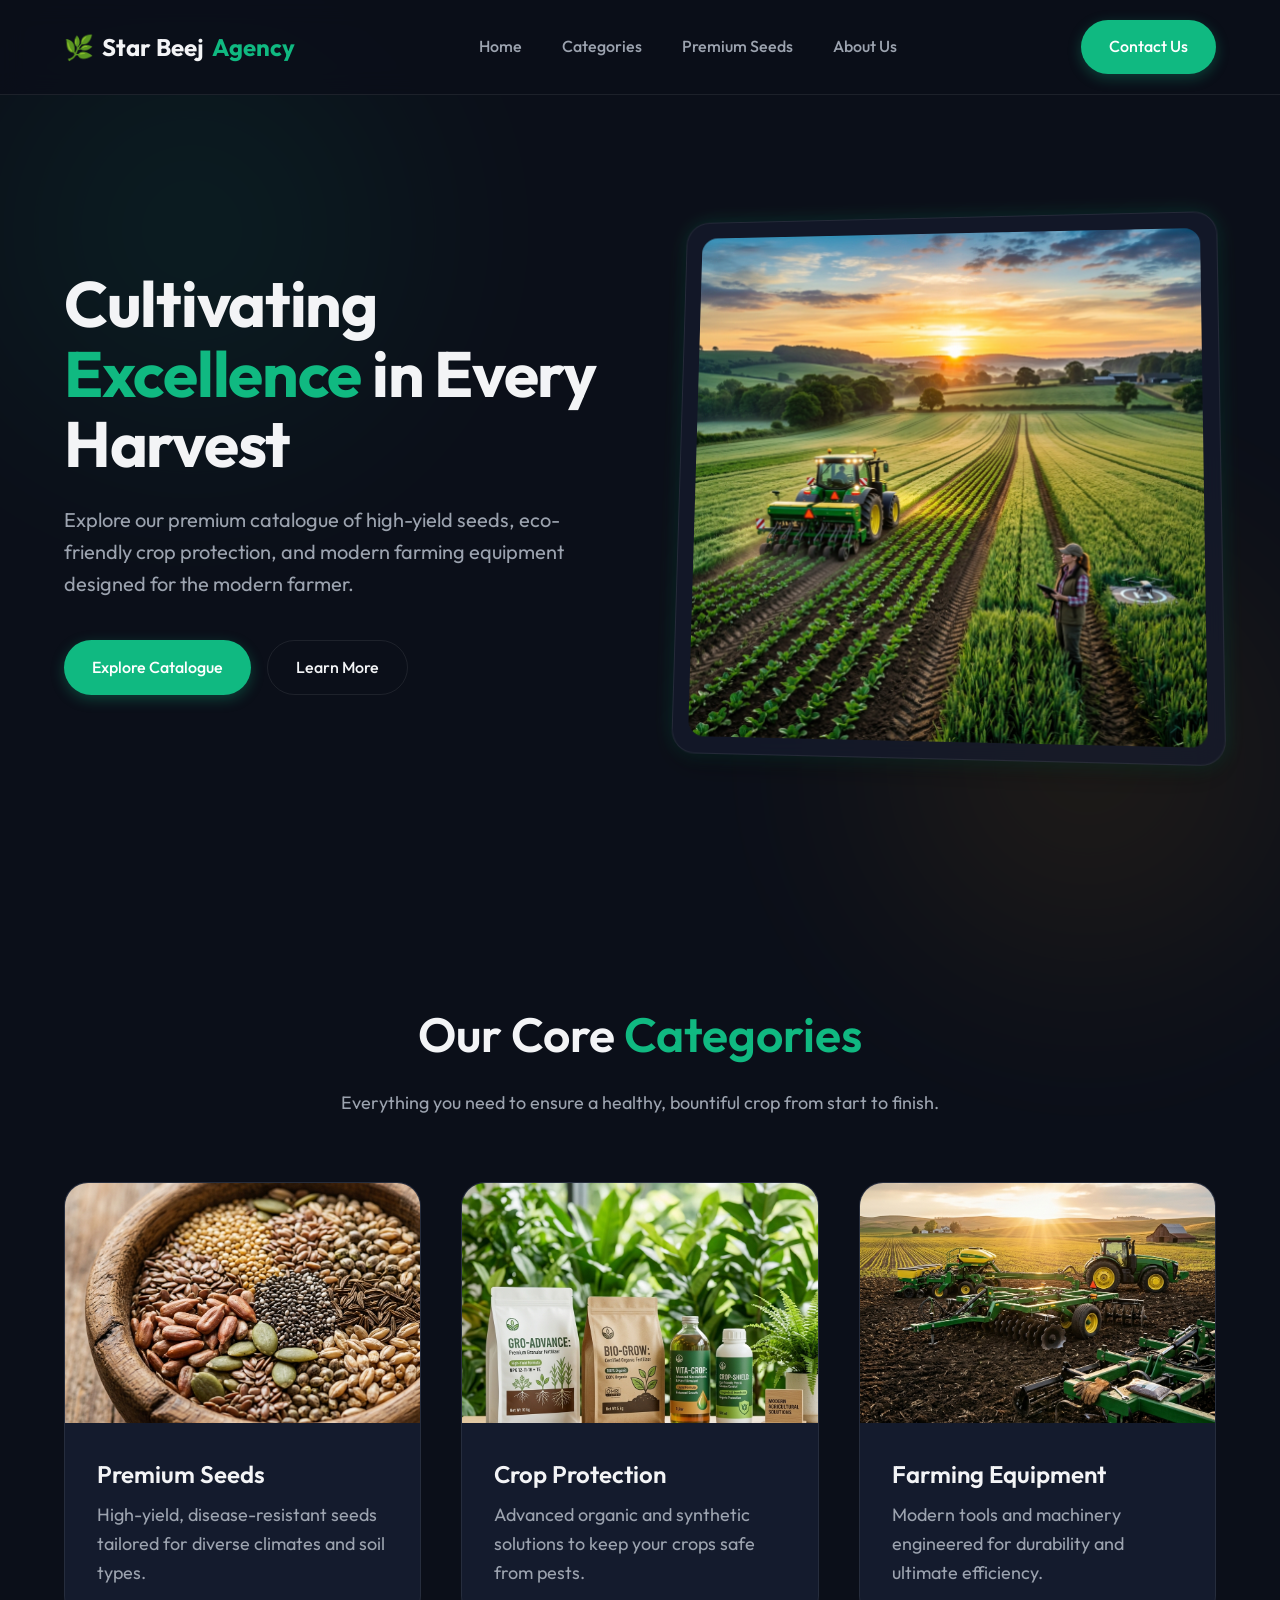
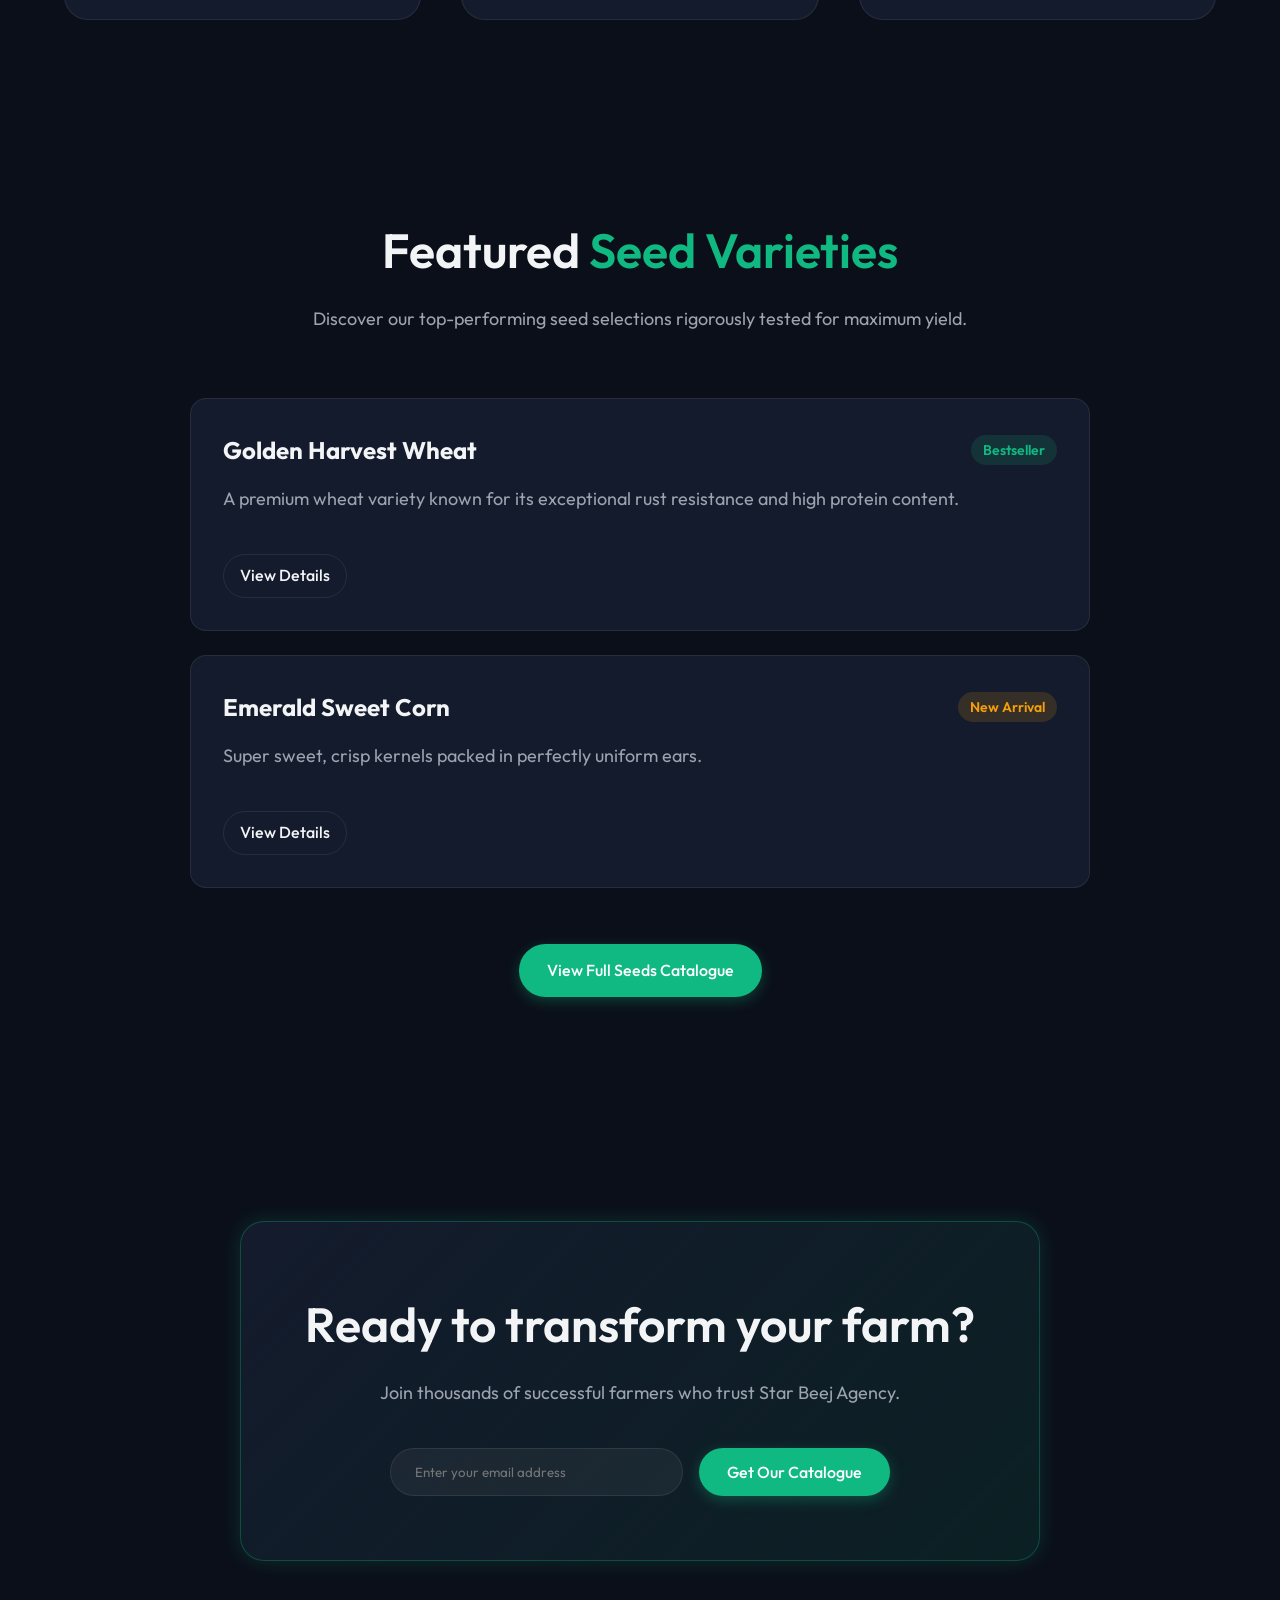
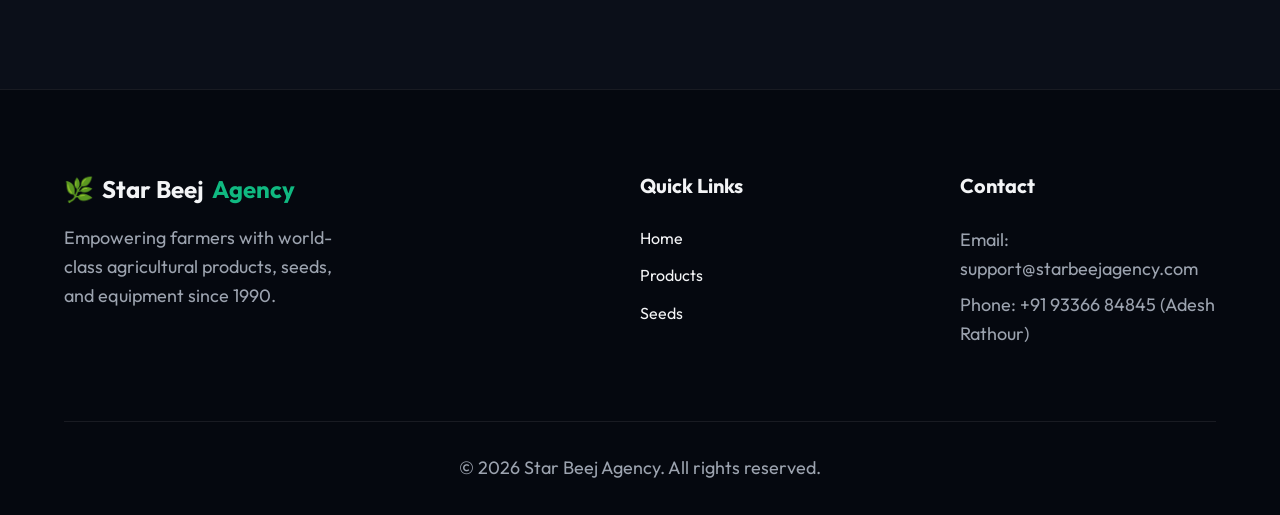
<file: index.html>
<!DOCTYPE html>
<html lang="en">
<head>
    <meta charset="UTF-8">
    <meta name="viewport" content="width=device-width, initial-scale=1.0">
    <title>Star Beej Agency - Premium Agriculture Catalogue</title>
    <meta name="description" content="Discover premium seeds, effective pesticides, and high-end farming equipment at Star Beej Agency. Empowering farmers with quality.">
    <link rel="preconnect" href="https://fonts.googleapis.com">
    <link rel="preconnect" href="https://fonts.gstatic.com" crossorigin>
    <link href="https://fonts.googleapis.com/css2?family=Outfit:wght@300;400;500;600;700&display=swap" rel="stylesheet">
    <link rel="stylesheet" href="style.css">
</head>
<body>
    <!-- Navbar -->
    <nav class="navbar">
        <div class="logo">
            <span class="logo-icon">🌿</span> Star Beej <span>Agency</span>
        </div>
        <ul class="nav-links">
            <li><a href="index.html" class="active">Home</a></li>
            <li><a href="categories.html">Categories</a></li>
            <li><a href="seeds.html">Premium Seeds</a></li>
            <li><a href="about.html">About Us</a></li>
        </ul>
        <a href="contact.html" class="btn-primary">Contact Us</a>
    </nav>

    <!-- Hero Section -->
    <header id="home" class="hero">
        <div class="hero-content">
            <h1>Cultivating <span class="highlight">Excellence</span> in Every Harvest</h1>
            <p>Explore our premium catalogue of high-yield seeds, eco-friendly crop protection, and modern farming equipment designed for the modern farmer.</p>
            <div class="hero-buttons">
                <a href="categories.html" class="btn-primary">Explore Catalogue</a>
                <a href="about.html" class="btn-secondary">Learn More</a>
            </div>
        </div>
        <div class="hero-image-wrapper">
            <div class="glass-panel">
                <img src="assets/images/hero.png" alt="Lush green agricultural field at sunrise" class="hero-image">
            </div>
        </div>
    </header>

    <!-- Categories Section -->
    <section id="categories" class="categories-section">
        <div class="section-header">
            <h2>Our Core <span class="highlight">Categories</span></h2>
            <p>Everything you need to ensure a healthy, bountiful crop from start to finish.</p>
        </div>
        
        <div class="category-grid">
            <div class="category-card" onclick="window.location.href='seeds.html'" style="cursor: pointer;">
                <div class="card-img-container">
                    <img src="assets/images/seeds.png" alt="Premium Seeds">
                </div>
                <div class="card-content">
                    <h3>Premium Seeds</h3>
                    <p>High-yield, disease-resistant seeds tailored for diverse climates and soil types.</p>
                </div>
            </div>
            
            <div class="category-card" onclick="window.location.href='pesticides.html'" style="cursor: pointer;">
                <div class="card-img-container">
                    <img src="assets/images/pesticides.png" alt="Crop Protection">
                </div>
                <div class="card-content">
                    <h3>Crop Protection</h3>
                    <p>Advanced organic and synthetic solutions to keep your crops safe from pests.</p>
                </div>
            </div>
            
            <div class="category-card" onclick="window.location.href='equipment.html'" style="cursor: pointer;">
                <div class="card-img-container">
                    <img src="assets/images/tools.png" alt="Farming Equipment">
                </div>
                <div class="card-content">
                    <h3>Farming Equipment</h3>
                    <p>Modern tools and machinery engineered for durability and ultimate efficiency.</p>
                </div>
            </div>
        </div>
    </section>

    <!-- Featured Seeds Catalogue Preview -->
    <section id="seeds" class="seeds-catalogue">
        <div class="section-header">
            <h2>Featured <span class="highlight">Seed Varieties</span></h2>
            <p>Discover our top-performing seed selections rigorously tested for maximum yield.</p>
        </div>

        <div class="catalogue-list">
            <div class="catalogue-item">
                <div class="item-info">
                    <div class="item-header">
                        <h4>Golden Harvest Wheat</h4>
                        <span class="badge">Bestseller</span>
                    </div>
                    <p>A premium wheat variety known for its exceptional rust resistance and high protein content.</p>
                    <a href="seeds.html" class="btn-secondary" style="margin-top: 1rem; padding: 0.5rem 1rem;">View Details</a>
                </div>
            </div>

            <div class="catalogue-item">
                <div class="item-info">
                    <div class="item-header">
                        <h4>Emerald Sweet Corn</h4>
                        <span class="badge new">New Arrival</span>
                    </div>
                    <p>Super sweet, crisp kernels packed in perfectly uniform ears.</p>
                    <a href="seeds.html" class="btn-secondary" style="margin-top: 1rem; padding: 0.5rem 1rem;">View Details</a>
                </div>
            </div>
            
            <div style="text-align: center; margin-top: 2rem;">
                <a href="seeds.html" class="btn-primary">View Full Seeds Catalogue</a>
            </div>
        </div>
    </section>

    <!-- Newsletter/CTA -->
    <section class="cta-section">
        <div class="cta-content">
            <h2>Ready to transform your farm?</h2>
            <p>Join thousands of successful farmers who trust Star Beej Agency.</p>
            <div class="cta-form">
                <input type="email" placeholder="Enter your email address" />
                <button class="btn-primary">Get Our Catalogue</button>
            </div>
        </div>
    </section>

    <!-- Footer -->
    <footer>
        <div class="footer-content">
            <div class="footer-brand">
                <div class="logo">
                    <span class="logo-icon">🌿</span> Star Beej <span>Agency</span>
                </div>
                <p>Empowering farmers with world-class agricultural products, seeds, and equipment since 1990.</p>
            </div>
            <div class="footer-links">
                <h4>Quick Links</h4>
                <ul>
                    <li><a href="index.html">Home</a></li>
                    <li><a href="categories.html">Products</a></li>
                    <li><a href="seeds.html">Seeds</a></li>
                </ul>
            </div>
            <div class="footer-contact">
                <h4>Contact</h4>
                <p>Email: support@starbeejagency.com</p>
                <p>Phone: +91 93366 84845 (Adesh Rathour)</p>
            </div>
        </div>
        <div class="footer-bottom">
            <p>&copy; 2026 Star Beej Agency. All rights reserved.</p>
        </div>
    </footer>

    <script src="script.js"></script>
</body>
</html>
</file>
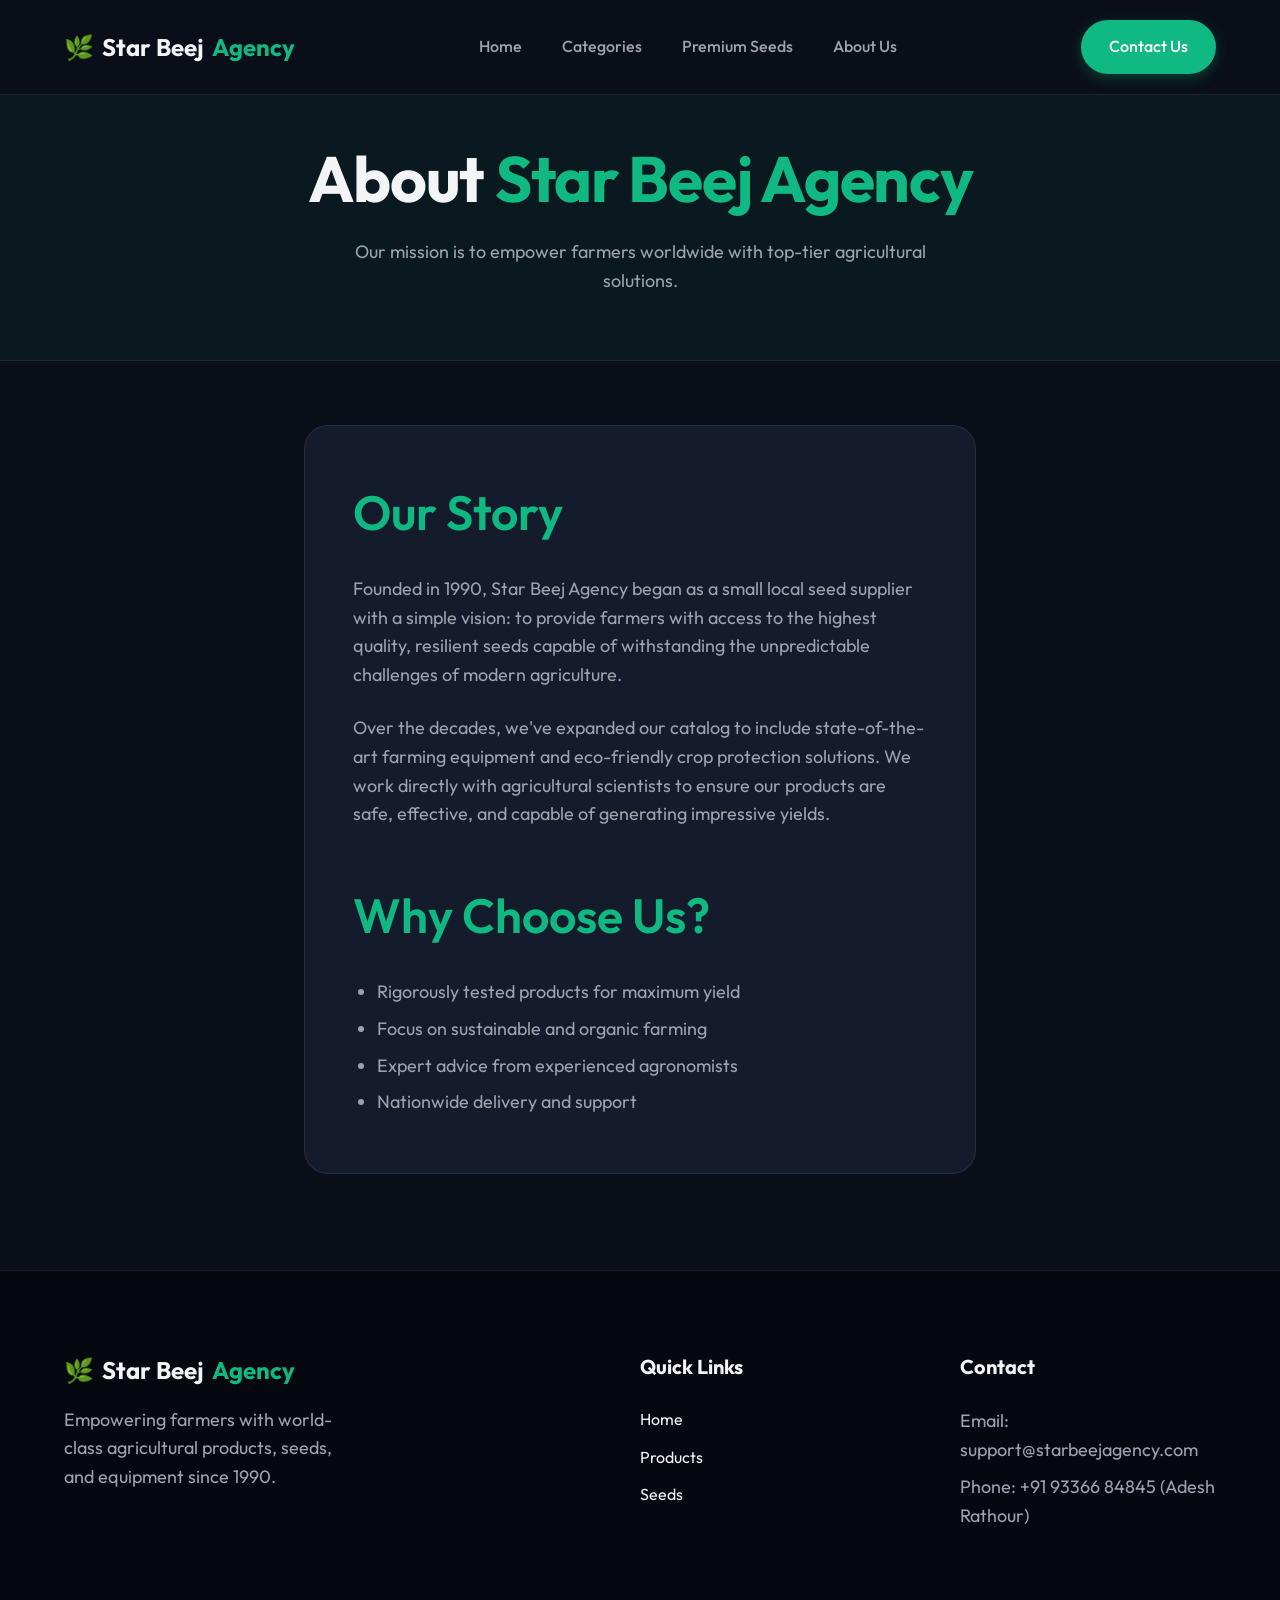
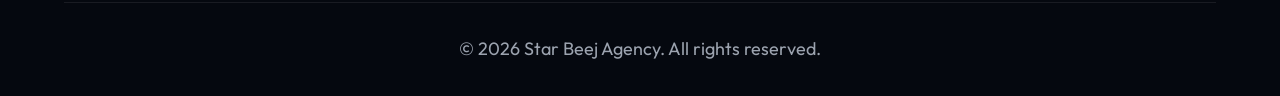
<file: about.html>
<!DOCTYPE html>
<html lang="en">
<head>
    <meta charset="UTF-8">
    <meta name="viewport" content="width=device-width, initial-scale=1.0">
    <title>About Us - Star Beej Agency</title>
    <link rel="preconnect" href="https://fonts.googleapis.com">
    <link rel="preconnect" href="https://fonts.gstatic.com" crossorigin>
    <link href="https://fonts.googleapis.com/css2?family=Outfit:wght@300;400;500;600;700&display=swap" rel="stylesheet">
    <link rel="stylesheet" href="style.css">
</head>
<body>
    <!-- Navbar -->
    <nav class="navbar">
        <div class="logo">
            <span class="logo-icon">🌿</span> Star Beej <span>Agency</span>
        </div>
        <ul class="nav-links">
            <li><a href="index.html">Home</a></li>
            <li><a href="categories.html">Categories</a></li>
            <li><a href="seeds.html">Premium Seeds</a></li>
            <li><a href="about.html" class="active">About Us</a></li>
        </ul>
        <a href="contact.html" class="btn-primary">Contact Us</a>
    </nav>

    <!-- Page Header -->
    <header class="page-header" style="margin-top: 80px; padding: 4rem 5%; text-align: center; background: rgba(16, 185, 129, 0.05); border-bottom: 1px solid var(--border-color);">
        <h1>About <span class="highlight">Star Beej Agency</span></h1>
        <p style="max-width: 600px; margin: 0 auto;">Our mission is to empower farmers worldwide with top-tier agricultural solutions.</p>
    </header>

    <!-- About Section -->
    <section style="max-width: 800px; margin: 0 auto; padding-top: 4rem;">
        <div style="background: var(--bg-card); padding: 3rem; border-radius: var(--radius-lg); border: 1px solid var(--border-color);">
            <h2 style="color: var(--primary); margin-bottom: 1.5rem;">Our Story</h2>
            <p style="margin-bottom: 1.5rem;">Founded in 1990, Star Beej Agency began as a small local seed supplier with a simple vision: to provide farmers with access to the highest quality, resilient seeds capable of withstanding the unpredictable challenges of modern agriculture.</p>
            <p style="margin-bottom: 1.5rem;">Over the decades, we've expanded our catalog to include state-of-the-art farming equipment and eco-friendly crop protection solutions. We work directly with agricultural scientists to ensure our products are safe, effective, and capable of generating impressive yields.</p>
            <h2 style="color: var(--primary); margin-bottom: 1.5rem; margin-top: 3rem;">Why Choose Us?</h2>
            <ul style="list-style-type: disc; padding-left: 1.5rem; color: var(--text-muted); font-size: 1.125rem;">
                <li style="margin-bottom: 0.5rem;">Rigorously tested products for maximum yield</li>
                <li style="margin-bottom: 0.5rem;">Focus on sustainable and organic farming</li>
                <li style="margin-bottom: 0.5rem;">Expert advice from experienced agronomists</li>
                <li style="margin-bottom: 0.5rem;">Nationwide delivery and support</li>
            </ul>
        </div>
    </section>

    <!-- Footer -->
    <footer>
        <div class="footer-content">
            <div class="footer-brand">
                <div class="logo">
                    <span class="logo-icon">🌿</span> Star Beej <span>Agency</span>
                </div>
                <p>Empowering farmers with world-class agricultural products, seeds, and equipment since 1990.</p>
            </div>
            <div class="footer-links">
                <h4>Quick Links</h4>
                <ul>
                    <li><a href="index.html">Home</a></li>
                    <li><a href="categories.html">Products</a></li>
                    <li><a href="seeds.html">Seeds</a></li>
                </ul>
            </div>
            <div class="footer-contact">
                <h4>Contact</h4>
                <p>Email: support@starbeejagency.com</p>
                <p>Phone: +91 93366 84845 (Adesh Rathour)</p>
            </div>
        </div>
        <div class="footer-bottom">
            <p>&copy; 2026 Star Beej Agency. All rights reserved.</p>
        </div>
    </footer>

    <script src="script.js"></script>
</body>
</html>
</file>
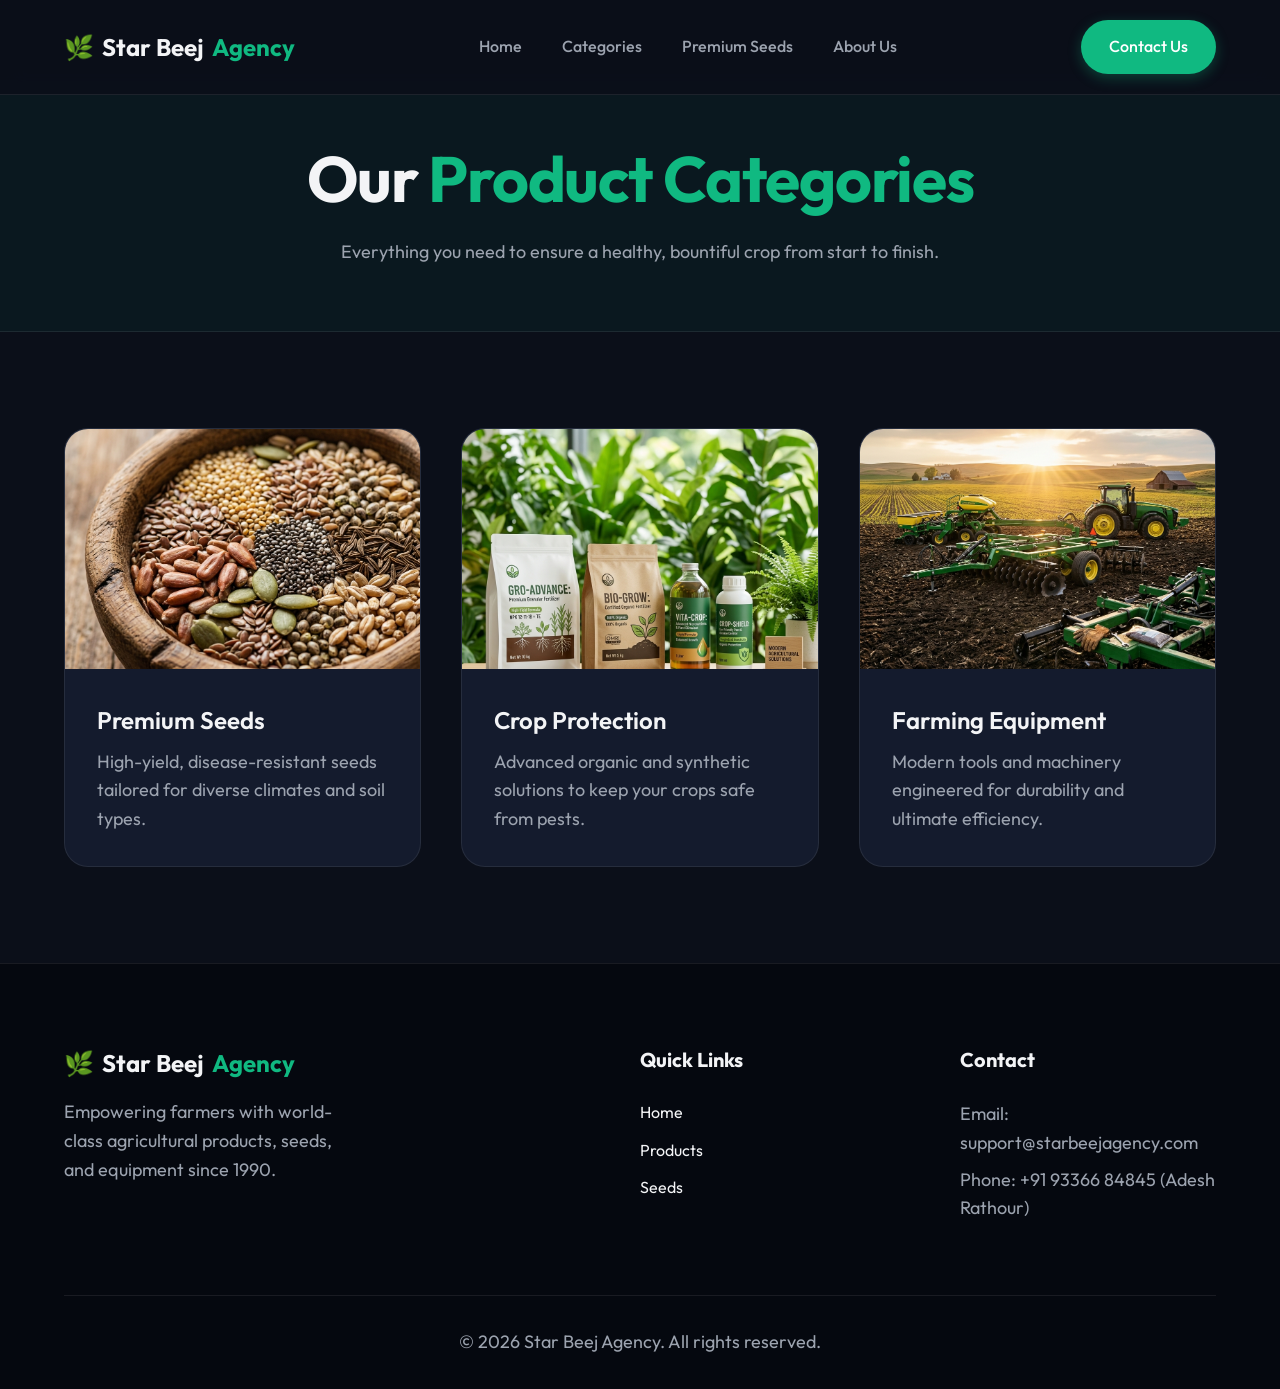
<file: categories.html>
<!DOCTYPE html>
<html lang="en">
<head>
    <meta charset="UTF-8">
    <meta name="viewport" content="width=device-width, initial-scale=1.0">
    <title>Categories - Star Beej Agency</title>
    <link rel="preconnect" href="https://fonts.googleapis.com">
    <link rel="preconnect" href="https://fonts.gstatic.com" crossorigin>
    <link href="https://fonts.googleapis.com/css2?family=Outfit:wght@300;400;500;600;700&display=swap" rel="stylesheet">
    <link rel="stylesheet" href="style.css">
</head>
<body>
    <!-- Navbar -->
    <nav class="navbar">
        <div class="logo">
            <span class="logo-icon">🌿</span> Star Beej <span>Agency</span>
        </div>
        <ul class="nav-links">
            <li><a href="index.html">Home</a></li>
            <li><a href="categories.html" class="active">Categories</a></li>
            <li><a href="seeds.html">Premium Seeds</a></li>
            <li><a href="about.html">About Us</a></li>
        </ul>
        <a href="contact.html" class="btn-primary">Contact Us</a>
    </nav>

    <!-- Page Header -->
    <header class="page-header" style="margin-top: 80px; padding: 4rem 5%; text-align: center; background: rgba(16, 185, 129, 0.05); border-bottom: 1px solid var(--border-color);">
        <h1>Our <span class="highlight">Product Categories</span></h1>
        <p style="max-width: 600px; margin: 0 auto;">Everything you need to ensure a healthy, bountiful crop from start to finish.</p>
    </header>

    <!-- Categories Section -->
    <section class="categories-section">
        <div class="category-grid">
            <div class="category-card" onclick="window.location.href='seeds.html'" style="cursor: pointer;">
                <div class="card-img-container">
                    <img src="assets/images/seeds.png" alt="Premium Seeds">
                </div>
                <div class="card-content">
                    <h3>Premium Seeds</h3>
                    <p>High-yield, disease-resistant seeds tailored for diverse climates and soil types.</p>
                </div>
            </div>
            
            <div class="category-card" onclick="window.location.href='pesticides.html'" style="cursor: pointer;">
                <div class="card-img-container">
                    <img src="assets/images/pesticides.png" alt="Crop Protection">
                </div>
                <div class="card-content">
                    <h3>Crop Protection</h3>
                    <p>Advanced organic and synthetic solutions to keep your crops safe from pests.</p>
                </div>
            </div>
            
            <div class="category-card" onclick="window.location.href='equipment.html'" style="cursor: pointer;">
                <div class="card-img-container">
                    <img src="assets/images/tools.png" alt="Farming Equipment">
                </div>
                <div class="card-content">
                    <h3>Farming Equipment</h3>
                    <p>Modern tools and machinery engineered for durability and ultimate efficiency.</p>
                </div>
            </div>
        </div>
    </section>

    <!-- Footer -->
    <footer>
        <div class="footer-content">
            <div class="footer-brand">
                <div class="logo">
                    <span class="logo-icon">🌿</span> Star Beej <span>Agency</span>
                </div>
                <p>Empowering farmers with world-class agricultural products, seeds, and equipment since 1990.</p>
            </div>
            <div class="footer-links">
                <h4>Quick Links</h4>
                <ul>
                    <li><a href="index.html">Home</a></li>
                    <li><a href="categories.html">Products</a></li>
                    <li><a href="seeds.html">Seeds</a></li>
                </ul>
            </div>
            <div class="footer-contact">
                <h4>Contact</h4>
                <p>Email: support@starbeejagency.com</p>
                <p>Phone: +91 93366 84845 (Adesh Rathour)</p>
            </div>
        </div>
        <div class="footer-bottom">
            <p>&copy; 2026 Star Beej Agency. All rights reserved.</p>
        </div>
    </footer>

    <script src="script.js"></script>
</body>
</html>
</file>
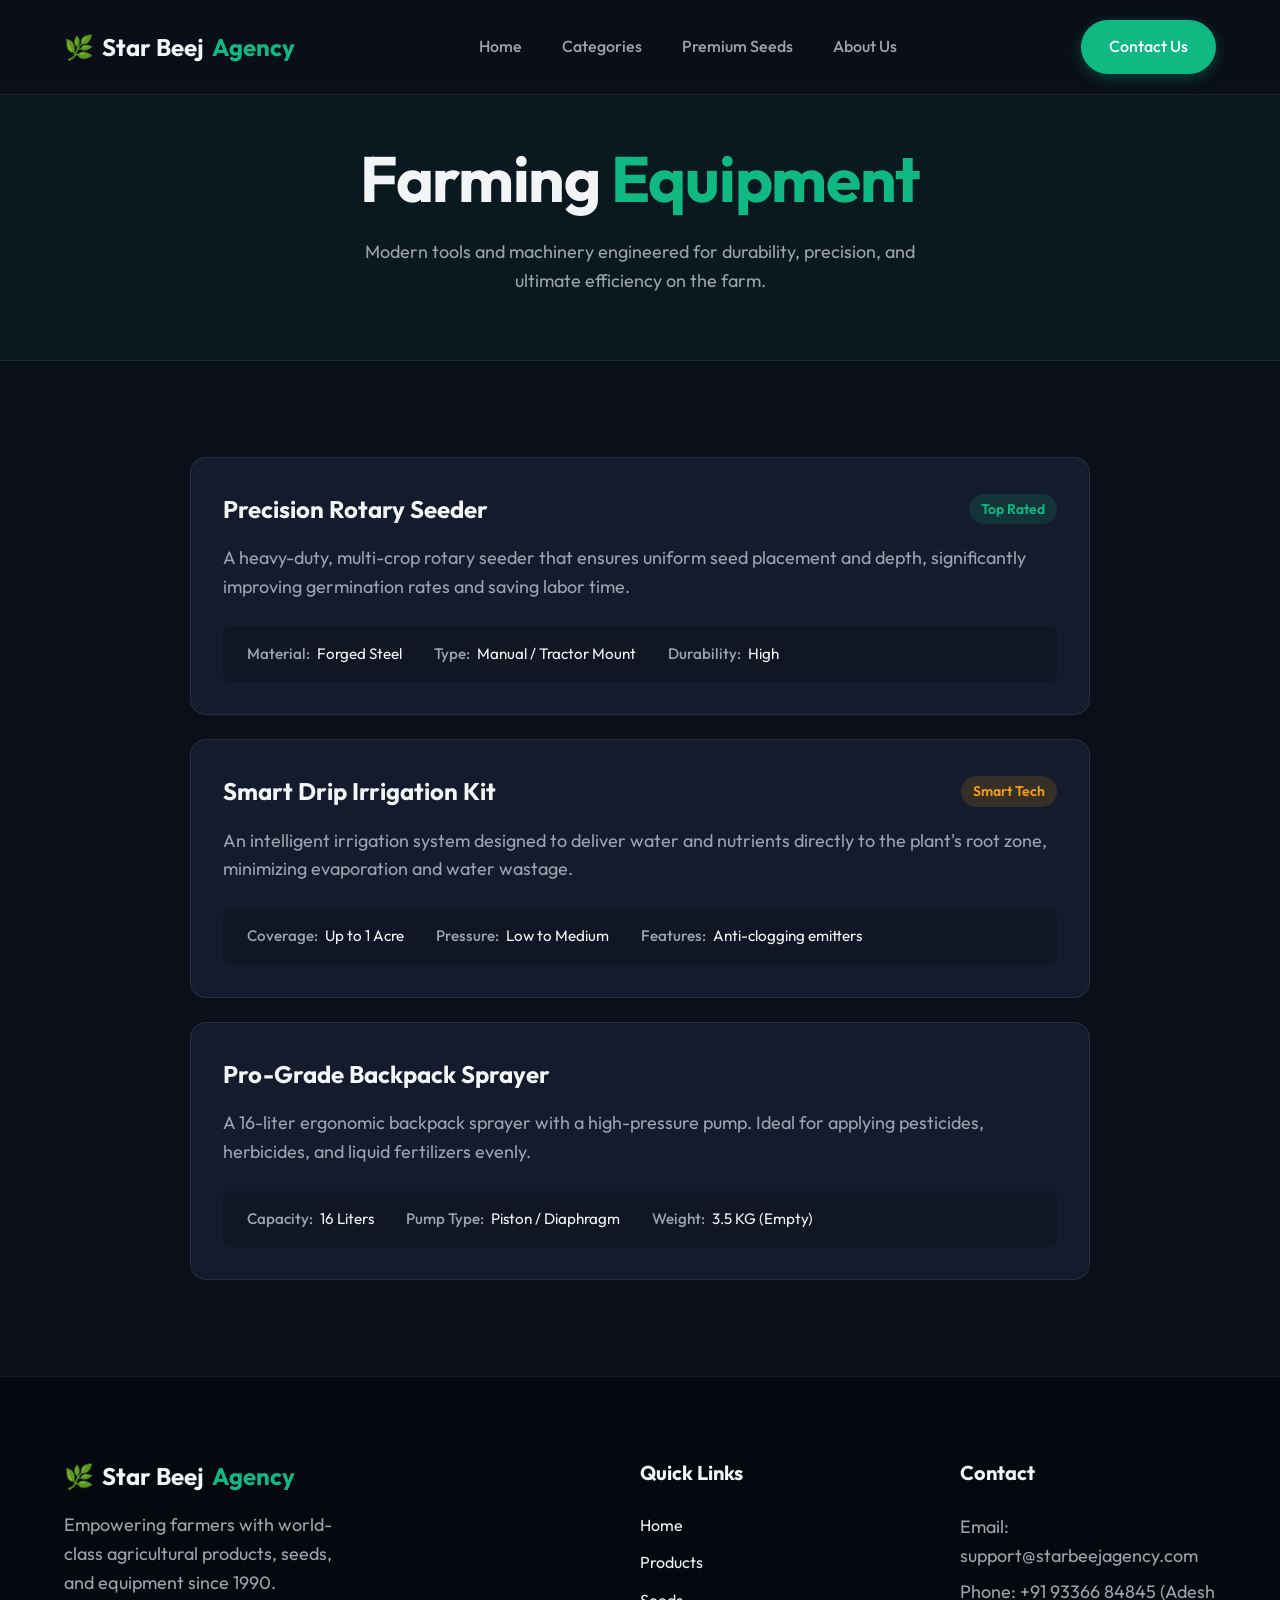
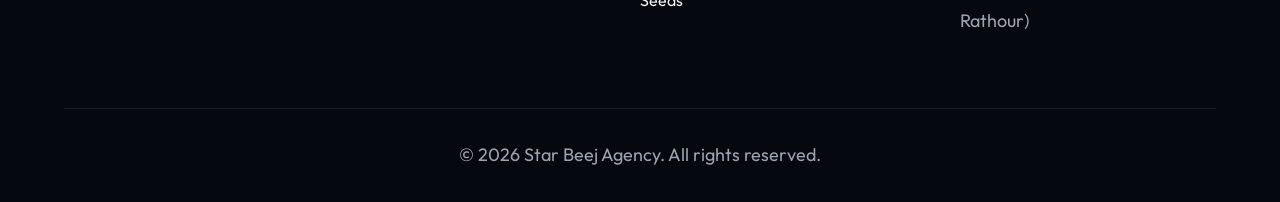
<file: equipment.html>
<!DOCTYPE html>
<html lang="en">
<head>
    <meta charset="UTF-8">
    <meta name="viewport" content="width=device-width, initial-scale=1.0">
    <title>Farming Equipment - Star Beej Agency</title>
    <link rel="preconnect" href="https://fonts.googleapis.com">
    <link rel="preconnect" href="https://fonts.gstatic.com" crossorigin>
    <link href="https://fonts.googleapis.com/css2?family=Outfit:wght@300;400;500;600;700&display=swap" rel="stylesheet">
    <link rel="stylesheet" href="style.css">
</head>
<body>
    <!-- Navbar -->
    <nav class="navbar">
        <div class="logo">
            <span class="logo-icon">🌿</span> Star Beej <span>Agency</span>
        </div>
        <ul class="nav-links">
            <li><a href="index.html">Home</a></li>
            <li><a href="categories.html" class="active">Categories</a></li>
            <li><a href="seeds.html">Premium Seeds</a></li>
            <li><a href="about.html">About Us</a></li>
        </ul>
        <a href="contact.html" class="btn-primary">Contact Us</a>
    </nav>

    <!-- Page Header -->
    <header class="page-header" style="margin-top: 80px; padding: 4rem 5%; text-align: center; background: rgba(16, 185, 129, 0.05); border-bottom: 1px solid var(--border-color);">
        <h1>Farming <span class="highlight">Equipment</span></h1>
        <p style="max-width: 600px; margin: 0 auto;">Modern tools and machinery engineered for durability, precision, and ultimate efficiency on the farm.</p>
    </header>

    <!-- Products Catalogue -->
    <section class="seeds-catalogue">
        <div class="catalogue-list">
            <div class="catalogue-item">
                <div class="item-info">
                    <div class="item-header">
                        <h4>Precision Rotary Seeder</h4>
                        <span class="badge">Top Rated</span>
                    </div>
                    <p>A heavy-duty, multi-crop rotary seeder that ensures uniform seed placement and depth, significantly improving germination rates and saving labor time.</p>
                    <ul class="specs">
                        <li><strong>Material:</strong> Forged Steel</li>
                        <li><strong>Type:</strong> Manual / Tractor Mount</li>
                        <li><strong>Durability:</strong> High</li>
                    </ul>
                </div>
            </div>

            <div class="catalogue-item">
                <div class="item-info">
                    <div class="item-header">
                        <h4>Smart Drip Irrigation Kit</h4>
                        <span class="badge new">Smart Tech</span>
                    </div>
                    <p>An intelligent irrigation system designed to deliver water and nutrients directly to the plant's root zone, minimizing evaporation and water wastage.</p>
                    <ul class="specs">
                        <li><strong>Coverage:</strong> Up to 1 Acre</li>
                        <li><strong>Pressure:</strong> Low to Medium</li>
                        <li><strong>Features:</strong> Anti-clogging emitters</li>
                    </ul>
                </div>
            </div>

            <div class="catalogue-item">
                <div class="item-info">
                    <div class="item-header">
                        <h4>Pro-Grade Backpack Sprayer</h4>
                    </div>
                    <p>A 16-liter ergonomic backpack sprayer with a high-pressure pump. Ideal for applying pesticides, herbicides, and liquid fertilizers evenly.</p>
                    <ul class="specs">
                        <li><strong>Capacity:</strong> 16 Liters</li>
                        <li><strong>Pump Type:</strong> Piston / Diaphragm</li>
                        <li><strong>Weight:</strong> 3.5 KG (Empty)</li>
                    </ul>
                </div>
            </div>
        </div>
    </section>

    <!-- Footer -->
    <footer>
        <div class="footer-content">
            <div class="footer-brand">
                <div class="logo">
                    <span class="logo-icon">🌿</span> Star Beej <span>Agency</span>
                </div>
                <p>Empowering farmers with world-class agricultural products, seeds, and equipment since 1990.</p>
            </div>
            <div class="footer-links">
                <h4>Quick Links</h4>
                <ul>
                    <li><a href="index.html">Home</a></li>
                    <li><a href="categories.html">Products</a></li>
                    <li><a href="seeds.html">Seeds</a></li>
                </ul>
            </div>
            <div class="footer-contact">
                <h4>Contact</h4>
                <p>Email: support@starbeejagency.com</p>
                <p>Phone: +91 93366 84845 (Adesh Rathour)</p>
            </div>
        </div>
        <div class="footer-bottom">
            <p>&copy; 2026 Star Beej Agency. All rights reserved.</p>
        </div>
    </footer>

    <script src="script.js"></script>
</body>
</html>
</file>
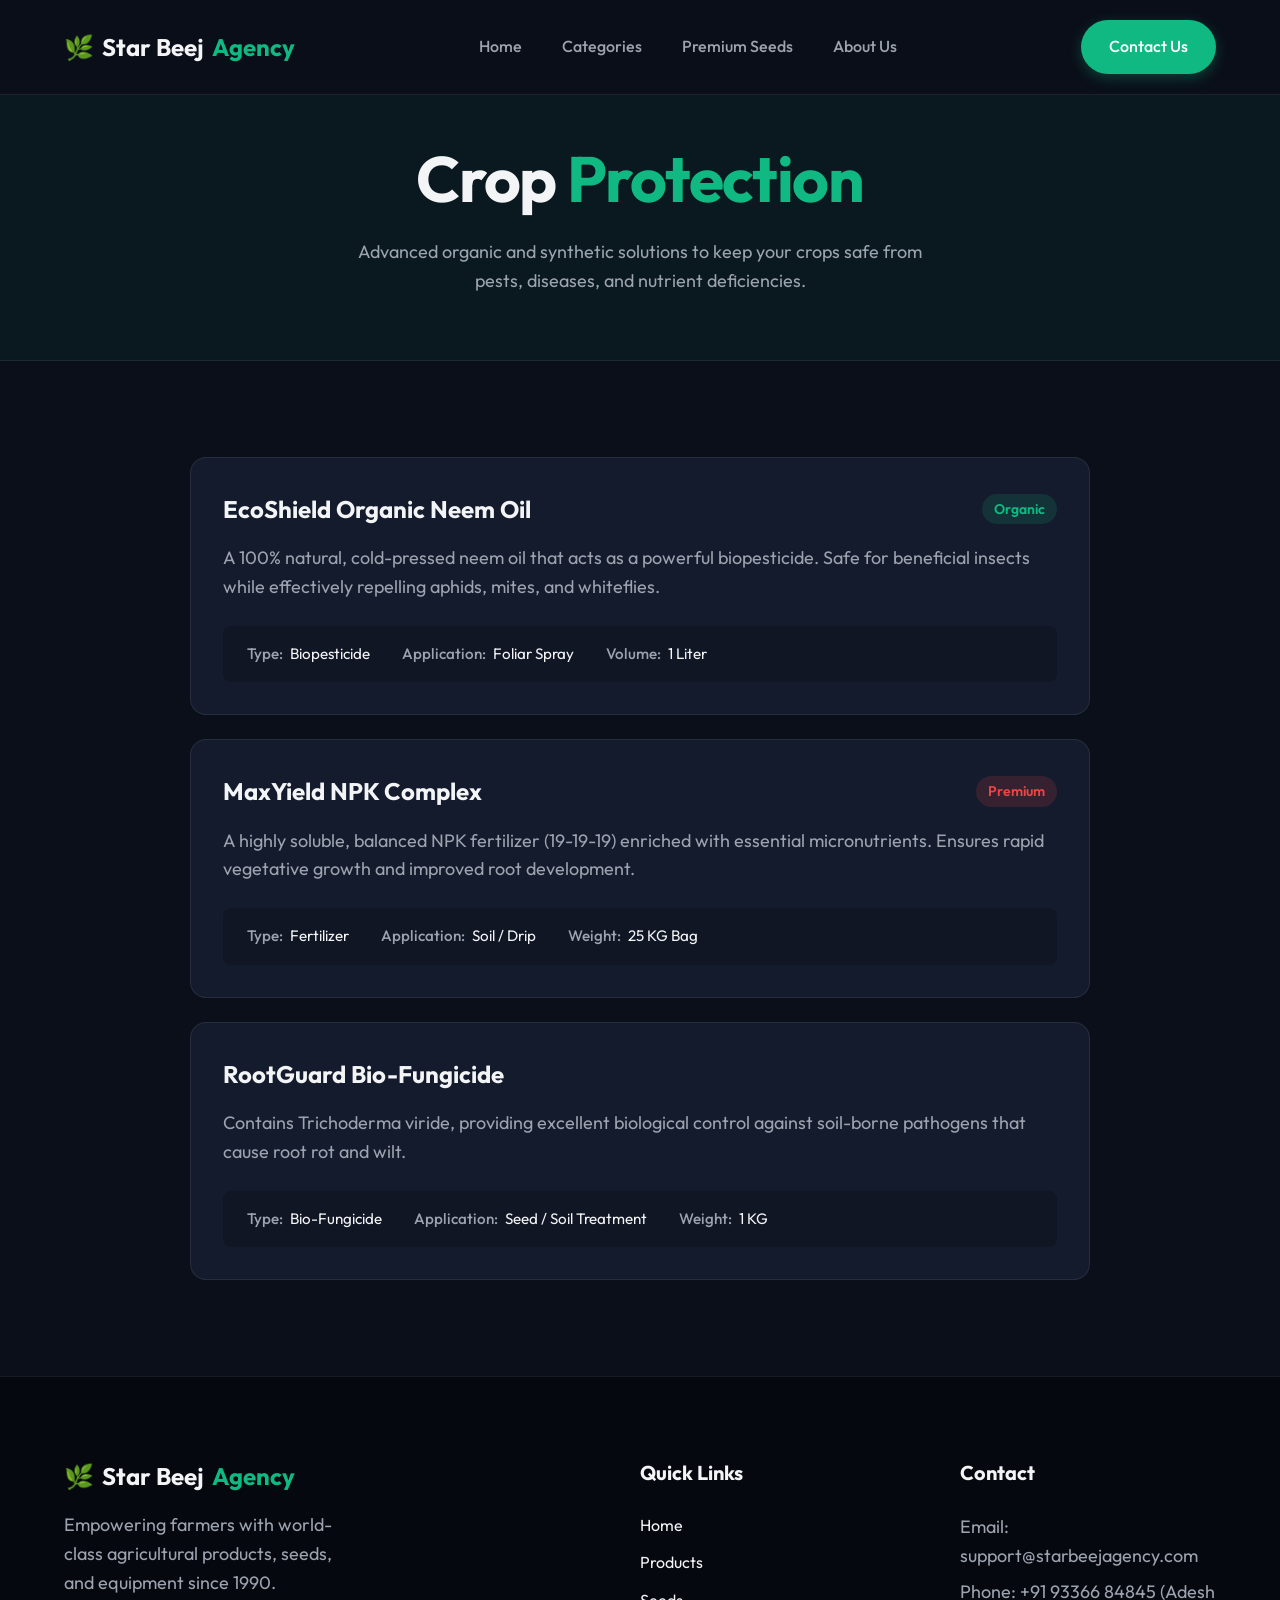
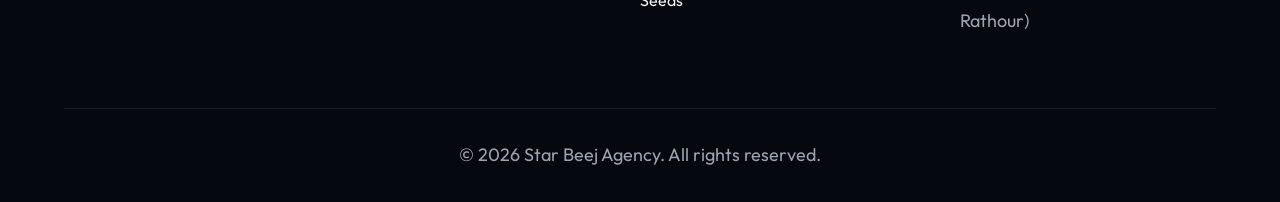
<file: pesticides.html>
<!DOCTYPE html>
<html lang="en">
<head>
    <meta charset="UTF-8">
    <meta name="viewport" content="width=device-width, initial-scale=1.0">
    <title>Crop Protection - Star Beej Agency</title>
    <link rel="preconnect" href="https://fonts.googleapis.com">
    <link rel="preconnect" href="https://fonts.gstatic.com" crossorigin>
    <link href="https://fonts.googleapis.com/css2?family=Outfit:wght@300;400;500;600;700&display=swap" rel="stylesheet">
    <link rel="stylesheet" href="style.css">
</head>
<body>
    <!-- Navbar -->
    <nav class="navbar">
        <div class="logo">
            <span class="logo-icon">🌿</span> Star Beej <span>Agency</span>
        </div>
        <ul class="nav-links">
            <li><a href="index.html">Home</a></li>
            <li><a href="categories.html" class="active">Categories</a></li>
            <li><a href="seeds.html">Premium Seeds</a></li>
            <li><a href="about.html">About Us</a></li>
        </ul>
        <a href="contact.html" class="btn-primary">Contact Us</a>
    </nav>

    <!-- Page Header -->
    <header class="page-header" style="margin-top: 80px; padding: 4rem 5%; text-align: center; background: rgba(16, 185, 129, 0.05); border-bottom: 1px solid var(--border-color);">
        <h1>Crop <span class="highlight">Protection</span></h1>
        <p style="max-width: 600px; margin: 0 auto;">Advanced organic and synthetic solutions to keep your crops safe from pests, diseases, and nutrient deficiencies.</p>
    </header>

    <!-- Products Catalogue -->
    <section class="seeds-catalogue">
        <div class="catalogue-list">
            <div class="catalogue-item">
                <div class="item-info">
                    <div class="item-header">
                        <h4>EcoShield Organic Neem Oil</h4>
                        <span class="badge">Organic</span>
                    </div>
                    <p>A 100% natural, cold-pressed neem oil that acts as a powerful biopesticide. Safe for beneficial insects while effectively repelling aphids, mites, and whiteflies.</p>
                    <ul class="specs">
                        <li><strong>Type:</strong> Biopesticide</li>
                        <li><strong>Application:</strong> Foliar Spray</li>
                        <li><strong>Volume:</strong> 1 Liter</li>
                    </ul>
                </div>
            </div>

            <div class="catalogue-item">
                <div class="item-info">
                    <div class="item-header">
                        <h4>MaxYield NPK Complex</h4>
                        <span class="badge premium">Premium</span>
                    </div>
                    <p>A highly soluble, balanced NPK fertilizer (19-19-19) enriched with essential micronutrients. Ensures rapid vegetative growth and improved root development.</p>
                    <ul class="specs">
                        <li><strong>Type:</strong> Fertilizer</li>
                        <li><strong>Application:</strong> Soil / Drip</li>
                        <li><strong>Weight:</strong> 25 KG Bag</li>
                    </ul>
                </div>
            </div>

            <div class="catalogue-item">
                <div class="item-info">
                    <div class="item-header">
                        <h4>RootGuard Bio-Fungicide</h4>
                    </div>
                    <p>Contains Trichoderma viride, providing excellent biological control against soil-borne pathogens that cause root rot and wilt.</p>
                    <ul class="specs">
                        <li><strong>Type:</strong> Bio-Fungicide</li>
                        <li><strong>Application:</strong> Seed / Soil Treatment</li>
                        <li><strong>Weight:</strong> 1 KG</li>
                    </ul>
                </div>
            </div>
        </div>
    </section>

    <!-- Footer -->
    <footer>
        <div class="footer-content">
            <div class="footer-brand">
                <div class="logo">
                    <span class="logo-icon">🌿</span> Star Beej <span>Agency</span>
                </div>
                <p>Empowering farmers with world-class agricultural products, seeds, and equipment since 1990.</p>
            </div>
            <div class="footer-links">
                <h4>Quick Links</h4>
                <ul>
                    <li><a href="index.html">Home</a></li>
                    <li><a href="categories.html">Products</a></li>
                    <li><a href="seeds.html">Seeds</a></li>
                </ul>
            </div>
            <div class="footer-contact">
                <h4>Contact</h4>
                <p>Email: support@starbeejagency.com</p>
                <p>Phone: +91 93366 84845 (Adesh Rathour)</p>
            </div>
        </div>
        <div class="footer-bottom">
            <p>&copy; 2026 Star Beej Agency. All rights reserved.</p>
        </div>
    </footer>

    <script src="script.js"></script>
</body>
</html>
</file>
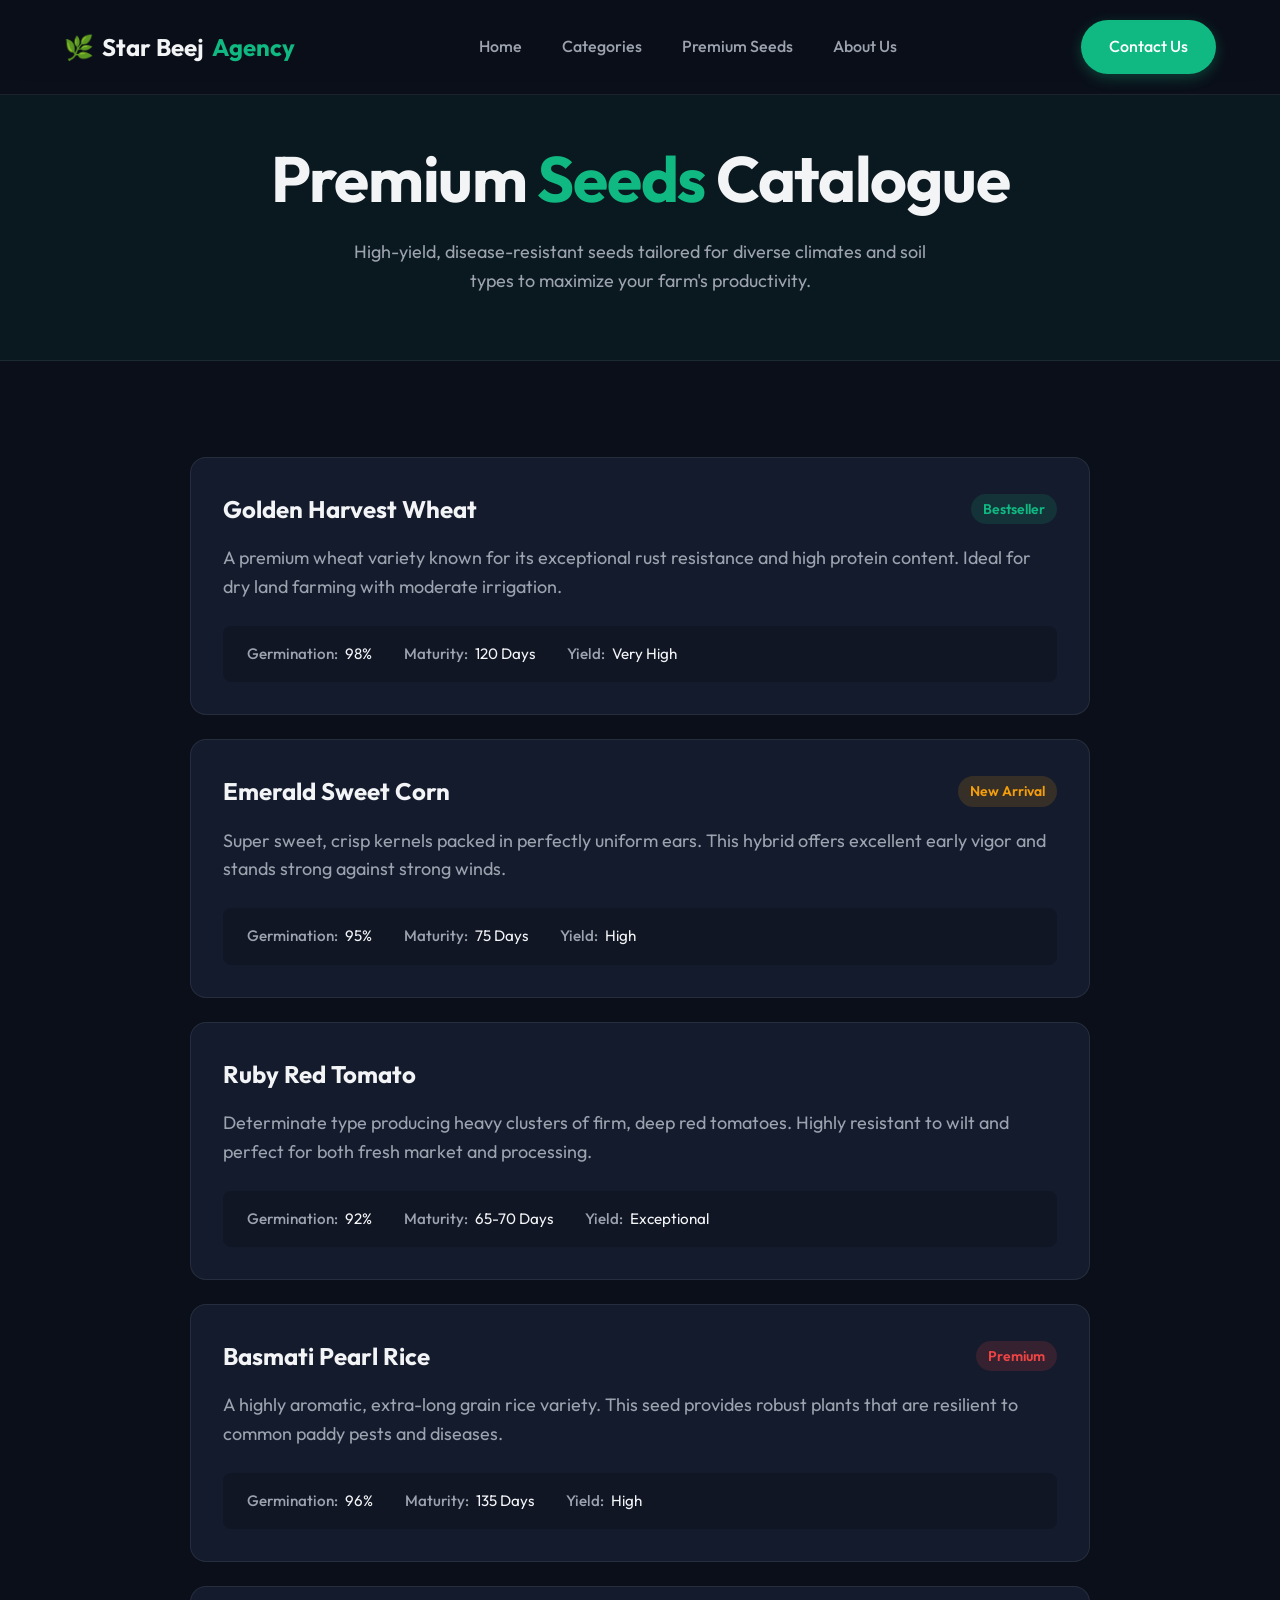
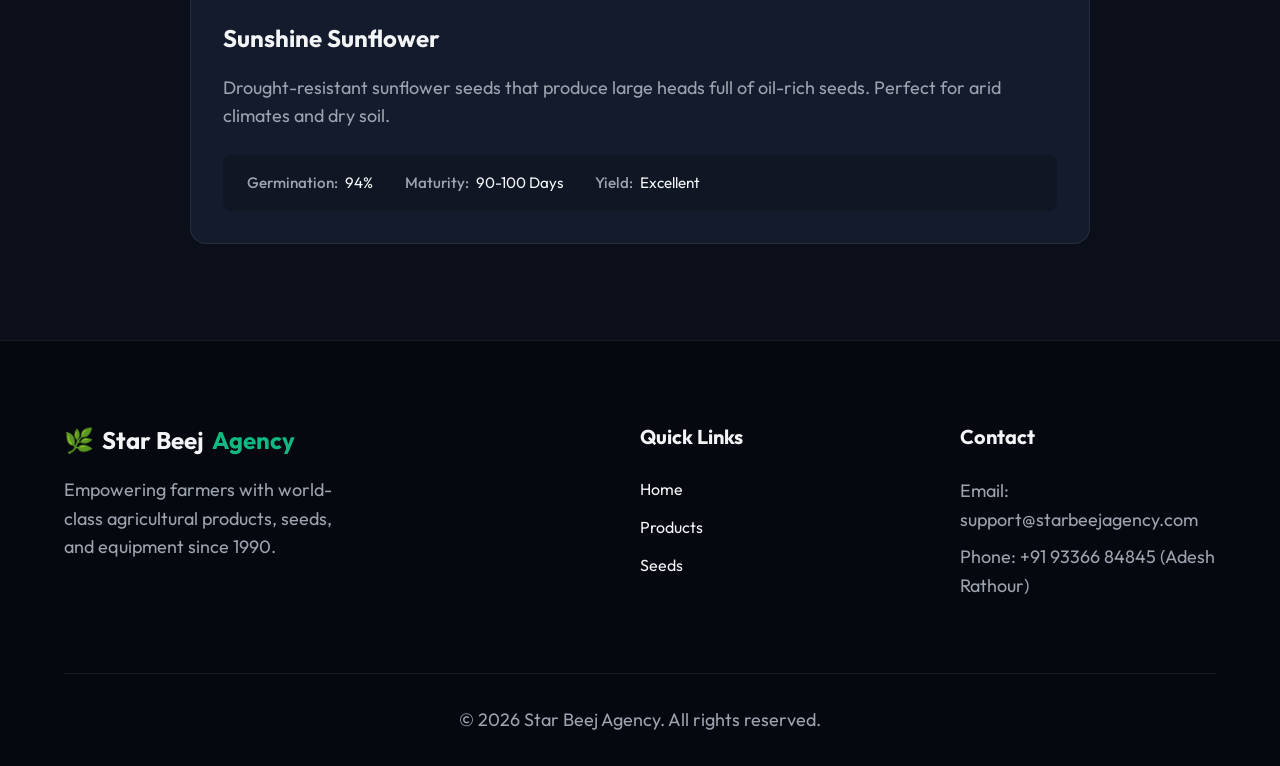
<file: seeds.html>
<!DOCTYPE html>
<html lang="en">
<head>
    <meta charset="UTF-8">
    <meta name="viewport" content="width=device-width, initial-scale=1.0">
    <title>Premium Seeds - Star Beej Agency</title>
    <link rel="preconnect" href="https://fonts.googleapis.com">
    <link rel="preconnect" href="https://fonts.gstatic.com" crossorigin>
    <link href="https://fonts.googleapis.com/css2?family=Outfit:wght@300;400;500;600;700&display=swap" rel="stylesheet">
    <link rel="stylesheet" href="style.css">
</head>
<body>
    <!-- Navbar -->
    <nav class="navbar">
        <div class="logo">
            <span class="logo-icon">🌿</span> Star Beej <span>Agency</span>
        </div>
        <ul class="nav-links">
            <li><a href="index.html">Home</a></li>
            <li><a href="categories.html">Categories</a></li>
            <li><a href="seeds.html" class="active">Premium Seeds</a></li>
            <li><a href="about.html">About Us</a></li>
        </ul>
        <a href="contact.html" class="btn-primary">Contact Us</a>
    </nav>

    <!-- Page Header -->
    <header class="page-header" style="margin-top: 80px; padding: 4rem 5%; text-align: center; background: rgba(16, 185, 129, 0.05); border-bottom: 1px solid var(--border-color);">
        <h1>Premium <span class="highlight">Seeds</span> Catalogue</h1>
        <p style="max-width: 600px; margin: 0 auto;">High-yield, disease-resistant seeds tailored for diverse climates and soil types to maximize your farm's productivity.</p>
    </header>

    <!-- Seeds Catalogue -->
    <section class="seeds-catalogue">
        <div class="catalogue-list">
            <div class="catalogue-item">
                <div class="item-info">
                    <div class="item-header">
                        <h4>Golden Harvest Wheat</h4>
                        <span class="badge">Bestseller</span>
                    </div>
                    <p>A premium wheat variety known for its exceptional rust resistance and high protein content. Ideal for dry land farming with moderate irrigation.</p>
                    <ul class="specs">
                        <li><strong>Germination:</strong> 98%</li>
                        <li><strong>Maturity:</strong> 120 Days</li>
                        <li><strong>Yield:</strong> Very High</li>
                    </ul>
                </div>
            </div>

            <div class="catalogue-item">
                <div class="item-info">
                    <div class="item-header">
                        <h4>Emerald Sweet Corn</h4>
                        <span class="badge new">New Arrival</span>
                    </div>
                    <p>Super sweet, crisp kernels packed in perfectly uniform ears. This hybrid offers excellent early vigor and stands strong against strong winds.</p>
                    <ul class="specs">
                        <li><strong>Germination:</strong> 95%</li>
                        <li><strong>Maturity:</strong> 75 Days</li>
                        <li><strong>Yield:</strong> High</li>
                    </ul>
                </div>
            </div>

            <div class="catalogue-item">
                <div class="item-info">
                    <div class="item-header">
                        <h4>Ruby Red Tomato</h4>
                    </div>
                    <p>Determinate type producing heavy clusters of firm, deep red tomatoes. Highly resistant to wilt and perfect for both fresh market and processing.</p>
                    <ul class="specs">
                        <li><strong>Germination:</strong> 92%</li>
                        <li><strong>Maturity:</strong> 65-70 Days</li>
                        <li><strong>Yield:</strong> Exceptional</li>
                    </ul>
                </div>
            </div>

            <div class="catalogue-item">
                <div class="item-info">
                    <div class="item-header">
                        <h4>Basmati Pearl Rice</h4>
                        <span class="badge premium">Premium</span>
                    </div>
                    <p>A highly aromatic, extra-long grain rice variety. This seed provides robust plants that are resilient to common paddy pests and diseases.</p>
                    <ul class="specs">
                        <li><strong>Germination:</strong> 96%</li>
                        <li><strong>Maturity:</strong> 135 Days</li>
                        <li><strong>Yield:</strong> High</li>
                    </ul>
                </div>
            </div>
            
            <div class="catalogue-item">
                <div class="item-info">
                    <div class="item-header">
                        <h4>Sunshine Sunflower</h4>
                    </div>
                    <p>Drought-resistant sunflower seeds that produce large heads full of oil-rich seeds. Perfect for arid climates and dry soil.</p>
                    <ul class="specs">
                        <li><strong>Germination:</strong> 94%</li>
                        <li><strong>Maturity:</strong> 90-100 Days</li>
                        <li><strong>Yield:</strong> Excellent</li>
                    </ul>
                </div>
            </div>
        </div>
    </section>

    <!-- Footer -->
    <footer>
        <div class="footer-content">
            <div class="footer-brand">
                <div class="logo">
                    <span class="logo-icon">🌿</span> Star Beej <span>Agency</span>
                </div>
                <p>Empowering farmers with world-class agricultural products, seeds, and equipment since 1990.</p>
            </div>
            <div class="footer-links">
                <h4>Quick Links</h4>
                <ul>
                    <li><a href="index.html">Home</a></li>
                    <li><a href="categories.html">Products</a></li>
                    <li><a href="seeds.html">Seeds</a></li>
                </ul>
            </div>
            <div class="footer-contact">
                <h4>Contact</h4>
                <p>Email: support@starbeejagency.com</p>
                <p>Phone: +91 93366 84845 (Adesh Rathour)</p>
            </div>
        </div>
        <div class="footer-bottom">
            <p>&copy; 2026 Star Beej Agency. All rights reserved.</p>
        </div>
    </footer>

    <script src="script.js"></script>
</body>
</html>
</file>
<file: style.css>
/* =========================================
   CSS Variables & Reset
   ========================================= */
:root {
    --primary: #10B981; /* Emerald 500 */
    --primary-dark: #059669; /* Emerald 600 */
    --primary-light: #d1fae5;
    
    --bg-main: #0B0F19; /* Deep dark blue/black */
    --bg-card: #141B2D;
    --bg-glass: rgba(20, 27, 45, 0.7);
    
    --text-main: #F3F4F6;
    --text-muted: #9CA3AF;
    
    --accent: #F59E0B; /* Amber 500 */
    --accent-red: #EF4444; /* Red 500 */
    
    --border-color: rgba(255, 255, 255, 0.08);
    --border-highlight: rgba(16, 185, 129, 0.3);
    
    --shadow-soft: 0 10px 30px rgba(0, 0, 0, 0.3);
    --shadow-glow: 0 0 20px rgba(16, 185, 129, 0.2);
    
    --radius-sm: 8px;
    --radius-md: 16px;
    --radius-lg: 24px;
    --radius-full: 9999px;
    
    --transition: all 0.3s cubic-bezier(0.25, 0.8, 0.25, 1);
}

* {
    margin: 0;
    padding: 0;
    box-sizing: border-box;
}

html {
    scroll-behavior: smooth;
}

body {
    font-family: 'Outfit', sans-serif;
    background-color: var(--bg-main);
    color: var(--text-main);
    line-height: 1.6;
    overflow-x: hidden;
}

a {
    text-decoration: none;
    color: inherit;
    transition: var(--transition);
}

ul {
    list-style: none;
}

img {
    max-width: 100%;
    height: auto;
    display: block;
}

.highlight {
    color: var(--primary);
    position: relative;
    display: inline-block;
}

/* =========================================
   Typography & Reusable Components
   ========================================= */
h1 {
    font-size: clamp(2.5rem, 5vw, 4.5rem);
    font-weight: 700;
    line-height: 1.1;
    margin-bottom: 1.5rem;
    letter-spacing: -0.02em;
}

h2 {
    font-size: clamp(2rem, 4vw, 3rem);
    font-weight: 600;
    margin-bottom: 1rem;
}

h3 {
    font-size: 1.5rem;
    font-weight: 600;
    margin-bottom: 0.5rem;
}

p {
    color: var(--text-muted);
    font-size: 1.125rem;
}

.btn-primary {
    background-color: var(--primary);
    color: #fff;
    border: none;
    padding: 0.875rem 1.75rem;
    border-radius: var(--radius-full);
    font-weight: 500;
    font-size: 1rem;
    font-family: inherit;
    cursor: pointer;
    transition: var(--transition);
    display: inline-flex;
    align-items: center;
    justify-content: center;
    box-shadow: 0 4px 14px rgba(16, 185, 129, 0.3);
}

.btn-primary:hover {
    background-color: var(--primary-dark);
    transform: translateY(-2px);
    box-shadow: 0 6px 20px rgba(16, 185, 129, 0.4);
}

.btn-secondary {
    background-color: transparent;
    color: var(--text-main);
    border: 1px solid var(--border-color);
    padding: 0.875rem 1.75rem;
    border-radius: var(--radius-full);
    font-weight: 500;
    font-size: 1rem;
    font-family: inherit;
    cursor: pointer;
    transition: var(--transition);
    display: inline-flex;
    align-items: center;
    justify-content: center;
}

.btn-secondary:hover {
    border-color: var(--primary);
    color: var(--primary);
    background-color: rgba(16, 185, 129, 0.05);
}

/* =========================================
   Navbar
   ========================================= */
.navbar {
    position: fixed;
    top: 0;
    left: 0;
    width: 100%;
    padding: 1.25rem 5%;
    display: flex;
    justify-content: space-between;
    align-items: center;
    background-color: rgba(11, 15, 25, 0.85);
    backdrop-filter: blur(12px);
    -webkit-backdrop-filter: blur(12px);
    border-bottom: 1px solid var(--border-color);
    z-index: 1000;
    transition: var(--transition);
}

.navbar.scrolled {
    padding: 1rem 5%;
    box-shadow: var(--shadow-soft);
}

.logo {
    font-size: 1.5rem;
    font-weight: 700;
    display: flex;
    align-items: center;
    gap: 0.5rem;
}

.logo span {
    color: var(--primary);
}

.nav-links {
    display: flex;
    gap: 2.5rem;
}

.nav-links a {
    font-weight: 500;
    font-size: 1rem;
    color: var(--text-muted);
}

.nav-links a:hover {
    color: var(--primary);
}

/* =========================================
   Hero Section
   ========================================= */
.hero {
    min-height: 100vh;
    display: grid;
    grid-template-columns: 1fr 1fr;
    gap: 4rem;
    padding: 8rem 5% 4rem;
    align-items: center;
    position: relative;
}

/* Abstract Background Blobs */
.hero::before, .hero::after {
    content: '';
    position: absolute;
    width: 50vw;
    height: 50vw;
    border-radius: 50%;
    background: radial-gradient(circle, var(--primary) 0%, transparent 70%);
    opacity: 0.1;
    z-index: -1;
    filter: blur(80px);
}

.hero::before {
    top: -10%;
    left: -10%;
}

.hero::after {
    bottom: -20%;
    right: -10%;
    background: radial-gradient(circle, var(--accent) 0%, transparent 70%);
}

.hero-content p {
    margin-bottom: 2.5rem;
    max-width: 540px;
    font-size: 1.25rem;
}

.hero-buttons {
    display: flex;
    gap: 1rem;
}

.hero-image-wrapper {
    position: relative;
    display: flex;
    justify-content: center;
    align-items: center;
}

.glass-panel {
    background: var(--bg-glass);
    border: 1px solid var(--border-color);
    padding: 1rem;
    border-radius: var(--radius-lg);
    box-shadow: var(--shadow-soft), var(--shadow-glow);
    backdrop-filter: blur(16px);
    -webkit-backdrop-filter: blur(16px);
    transform: perspective(1000px) rotateY(-5deg) rotateX(5deg);
    transition: transform 0.5s ease;
}

.glass-panel:hover {
    transform: perspective(1000px) rotateY(0deg) rotateX(0deg);
}

.hero-image {
    border-radius: var(--radius-md);
    width: 100%;
    max-width: 600px;
    object-fit: cover;
}

/* =========================================
   Sections Common
   ========================================= */
section {
    padding: 6rem 5%;
}

.section-header {
    text-align: center;
    margin-bottom: 4rem;
    max-width: 700px;
    margin-inline: auto;
}

/* =========================================
   Categories Section
   ========================================= */
.category-grid {
    display: grid;
    grid-template-columns: repeat(auto-fit, minmax(320px, 1fr));
    gap: 2.5rem;
}

.category-card {
    background: var(--bg-card);
    border: 1px solid var(--border-color);
    border-radius: var(--radius-lg);
    overflow: hidden;
    transition: var(--transition);
    display: flex;
    flex-direction: column;
}

.category-card:hover {
    transform: translateY(-10px);
    border-color: var(--border-highlight);
    box-shadow: var(--shadow-glow);
}

.card-img-container {
    height: 240px;
    overflow: hidden;
}

.card-img-container img {
    width: 100%;
    height: 100%;
    object-fit: cover;
    transition: transform 0.7s ease;
}

.category-card:hover .card-img-container img {
    transform: scale(1.05);
}

.card-content {
    padding: 2rem;
    display: flex;
    flex-direction: column;
    flex-grow: 1;
}

/* =========================================
   Featured Seeds Section
   ========================================= */
.catalogue-list {
    display: flex;
    flex-direction: column;
    gap: 1.5rem;
    max-width: 900px;
    margin: 0 auto;
}

.catalogue-item {
    background: var(--bg-card);
    border: 1px solid var(--border-color);
    border-radius: var(--radius-md);
    padding: 2rem;
    transition: var(--transition);
    position: relative;
    overflow: hidden;
}

.catalogue-item::before {
    content: '';
    position: absolute;
    left: 0;
    top: 0;
    width: 4px;
    height: 100%;
    background-color: var(--primary);
    transform: scaleY(0);
    transition: transform 0.3s ease;
    transform-origin: bottom;
}

.catalogue-item:hover {
    border-color: var(--border-highlight);
    transform: translateX(10px);
}

.catalogue-item:hover::before {
    transform: scaleY(1);
    transform-origin: top;
}

.item-header {
    display: flex;
    justify-content: space-between;
    align-items: center;
    margin-bottom: 1rem;
}

.item-header h4 {
    font-size: 1.5rem;
    color: var(--text-main);
}

.badge {
    padding: 0.25rem 0.75rem;
    border-radius: var(--radius-full);
    font-size: 0.875rem;
    font-weight: 600;
    background-color: rgba(16, 185, 129, 0.15);
    color: var(--primary);
}

.badge.new {
    background-color: rgba(245, 158, 11, 0.15);
    color: var(--accent);
}

.badge.premium {
    background-color: rgba(239, 68, 68, 0.15);
    color: var(--accent-red);
}

.catalogue-item p {
    margin-bottom: 1.5rem;
}

.specs {
    display: flex;
    gap: 2rem;
    flex-wrap: wrap;
    background: rgba(0, 0, 0, 0.2);
    padding: 1rem 1.5rem;
    border-radius: var(--radius-sm);
}

.specs li {
    font-size: 0.95rem;
    color: var(--text-main);
}

.specs li strong {
    color: var(--text-muted);
    font-weight: 500;
    margin-right: 0.25rem;
}

/* =========================================
   CTA Section
   ========================================= */
.cta-section {
    position: relative;
    padding: 8rem 5%;
    display: flex;
    justify-content: center;
}

.cta-content {
    background: linear-gradient(135deg, var(--bg-card), rgba(16, 185, 129, 0.1));
    border: 1px solid var(--border-highlight);
    border-radius: var(--radius-lg);
    padding: 4rem 2rem;
    text-align: center;
    max-width: 800px;
    width: 100%;
    box-shadow: var(--shadow-glow);
}

.cta-content p {
    margin-bottom: 2.5rem;
}

.cta-form {
    display: flex;
    gap: 1rem;
    max-width: 500px;
    margin: 0 auto;
}

.cta-form input {
    flex: 1;
    padding: 0.875rem 1.5rem;
    border-radius: var(--radius-full);
    border: 1px solid var(--border-color);
    background: rgba(255, 255, 255, 0.05);
    color: var(--text-main);
    font-family: inherit;
    outline: none;
    transition: var(--transition);
}

.cta-form input:focus {
    border-color: var(--primary);
    background: rgba(255, 255, 255, 0.1);
}

/* =========================================
   Footer
   ========================================= */
footer {
    background-color: #05080f;
    padding: 5rem 5% 2rem;
    border-top: 1px solid var(--border-color);
}

.footer-content {
    display: grid;
    grid-template-columns: 2fr 1fr 1fr;
    gap: 4rem;
    margin-bottom: 4rem;
}

.footer-brand p {
    margin-top: 1rem;
    max-width: 300px;
}

.footer-links h4, .footer-contact h4 {
    color: var(--text-main);
    margin-bottom: 1.5rem;
    font-size: 1.25rem;
}

.footer-links ul {
    display: flex;
    flex-direction: column;
    gap: 0.75rem;
}

.footer-links a:hover {
    color: var(--primary);
    padding-left: 5px;
}

.footer-contact p {
    margin-bottom: 0.5rem;
}

.footer-bottom {
    text-align: center;
    padding-top: 2rem;
    border-top: 1px solid var(--border-color);
    color: var(--text-muted);
}

/* =========================================
   Responsive Design
   ========================================= */
@media (max-width: 992px) {
    .hero {
        grid-template-columns: 1fr;
        text-align: center;
        padding-top: 10rem;
    }
    
    .hero-content p {
        margin-inline: auto;
    }
    
    .hero-buttons {
        justify-content: center;
    }
    
    .footer-content {
        grid-template-columns: 1fr;
        gap: 2rem;
    }
}

.hamburger {
    display: none;
    cursor: pointer;
    flex-direction: column;
    gap: 5px;
    z-index: 1001;
}

.hamburger div {
    width: 25px;
    height: 3px;
    background-color: var(--text-main);
    transition: all 0.3s ease;
}

.desktop-only {
    display: inline-flex !important;
}

.mobile-only {
    display: none;
}

@media (max-width: 768px) {
    .hamburger {
        display: flex;
    }
    
    .desktop-only {
        display: none !important;
    }
    
    .mobile-only {
        display: block;
        margin-top: 1rem;
    }

    .nav-links {
        position: fixed;
        right: -100%;
        top: 0;
        height: 100vh;
        width: 250px;
        background-color: rgba(20, 27, 45, 0.95);
        backdrop-filter: blur(10px);
        display: flex;
        flex-direction: column;
        align-items: center;
        justify-content: center;
        gap: 2rem;
        transition: right 0.4s ease;
        z-index: 1000;
        box-shadow: -5px 0 15px rgba(0,0,0,0.5);
    }

    .nav-links.nav-active {
        right: 0;
    }

    .toggle .line1 {
        transform: rotate(-45deg) translate(-5px, 6px);
    }
    .toggle .line2 {
        opacity: 0;
    }
    .toggle .line3 {
        transform: rotate(45deg) translate(-5px, -6px);
    }
    
    .cta-form {
        flex-direction: column;
    }
    
    .specs {
        flex-direction: column;
        gap: 0.5rem;
    }
}
</file>
